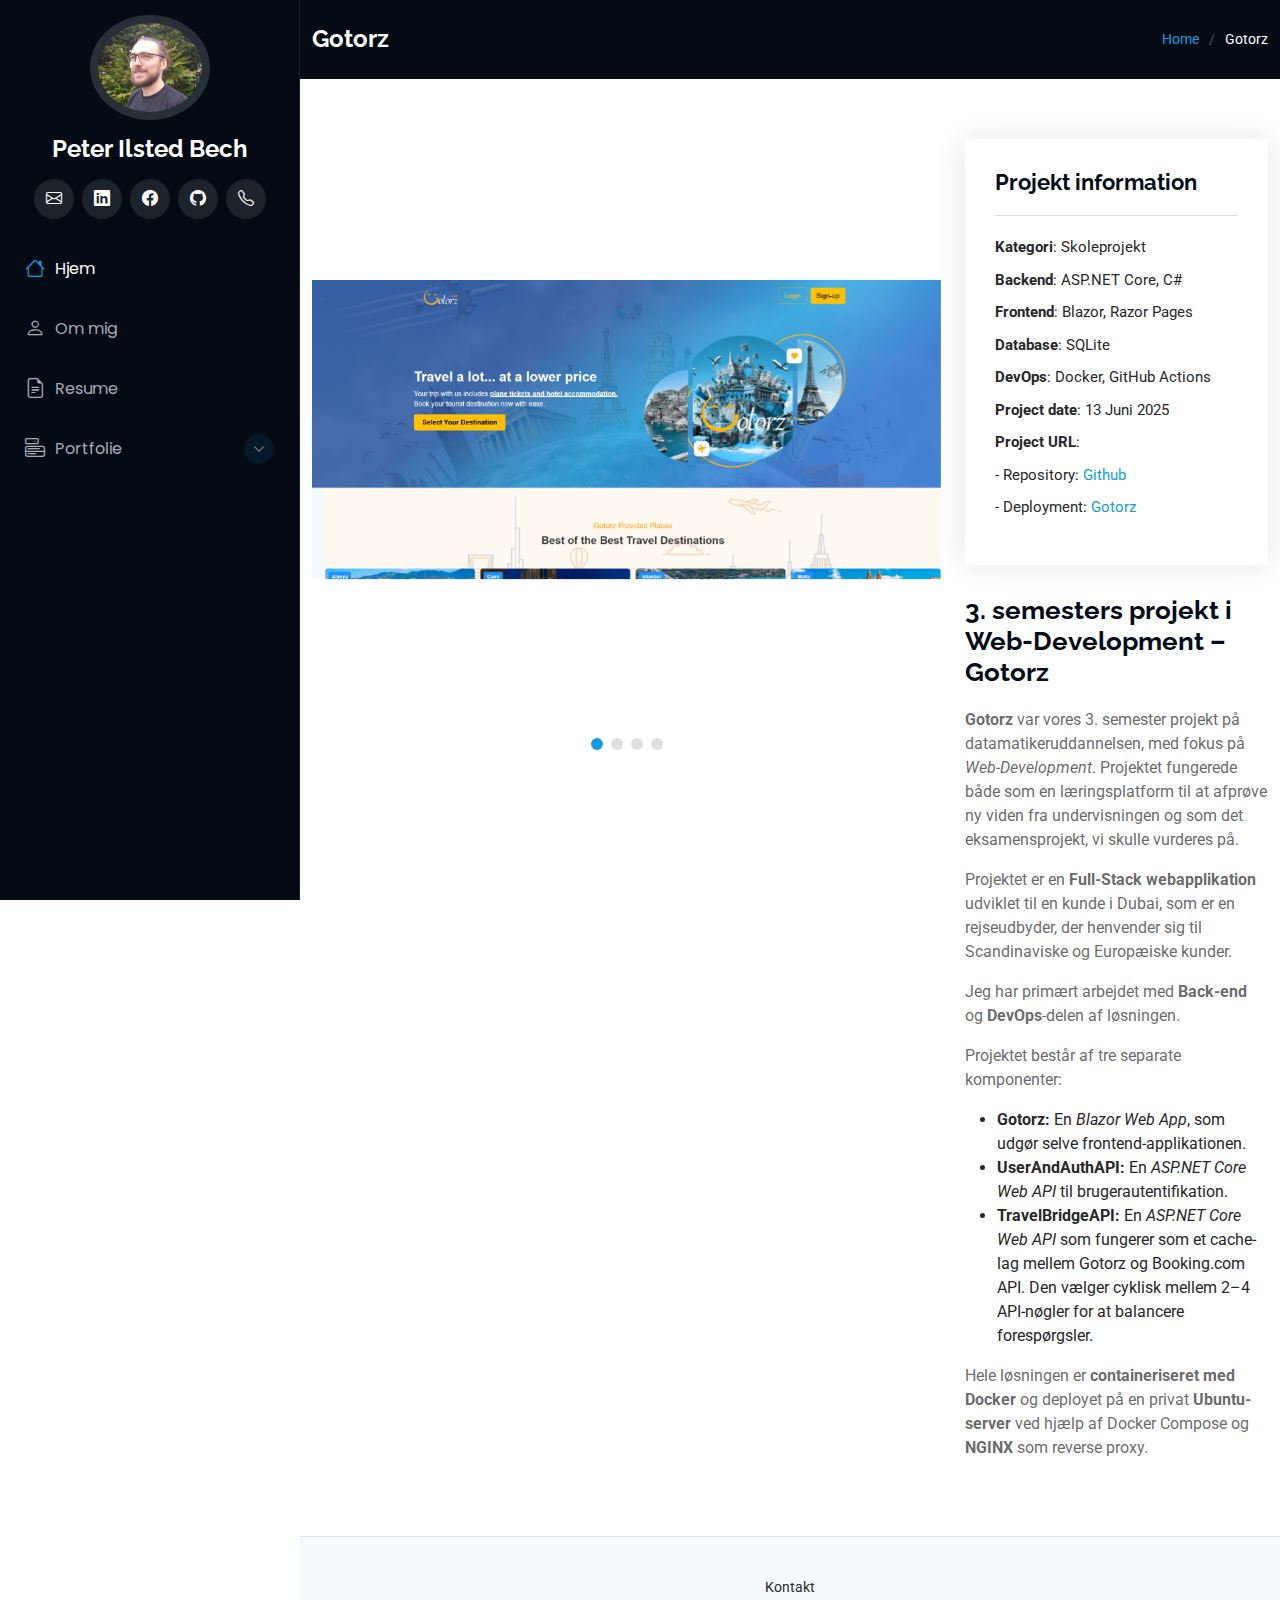
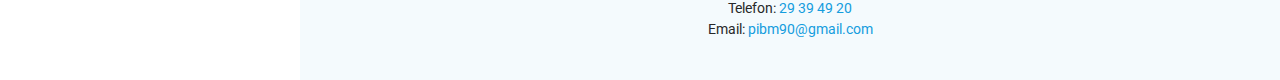
<file: CV hjemmeside/Gotorz.html>
<!DOCTYPE html>
<html lang="en">

<head>
  <meta charset="utf-8">
  <meta content="width=device-width, initial-scale=1.0" name="viewport">
  <title>Peter Bech: Gotorz Portfolie</title>
  <meta content="" name="description">
  <meta content="" name="keywords">

  <!-- Favicons -->
  <link href="assets/img/favicon.png" rel="icon">
  <link href="assets/img/apple-touch-icon.png" rel="apple-touch-icon">

  <!-- Fonts -->
  <link href="https://fonts.googleapis.com" rel="preconnect">
  <link href="https://fonts.gstatic.com" rel="preconnect" crossorigin>
  <link href="https://fonts.googleapis.com/css2?family=Roboto:ital,wght@0,100;0,300;0,400;0,500;0,700;0,900;1,100;1,300;1,400;1,500;1,700;1,900&family=Poppins:ital,wght@0,100;0,200;0,300;0,400;0,500;0,600;0,700;0,800;0,900;1,100;1,200;1,300;1,400;1,500;1,600;1,700;1,800;1,900&family=Raleway:ital,wght@0,100;0,200;0,300;0,400;0,500;0,600;0,700;0,800;0,900;1,100;1,200;1,300;1,400;1,500;1,600;1,700;1,800;1,900&display=swap" rel="stylesheet">

  <!-- Vendor CSS Files -->
  <link href="assets/vendor/bootstrap/css/bootstrap.min.css" rel="stylesheet">
  <link href="assets/vendor/bootstrap-icons/bootstrap-icons.css" rel="stylesheet">
  <link href="assets/vendor/aos/aos.css" rel="stylesheet">
  <link href="assets/vendor/glightbox/css/glightbox.min.css" rel="stylesheet">
  <link href="assets/vendor/swiper/swiper-bundle.min.css" rel="stylesheet">

  <!-- Main CSS File -->
  <link href="assets/css/main.css" rel="stylesheet">

</head>

<body class="portfolio-details-page">

  <body class="portfolio-details-page">

  <header id="header" class="header dark-background d-flex flex-column">
    <i class="header-toggle d-xl-none bi bi-list"></i>

    <div class="profile-img">
      <img src="assets/img/ProfilMig.jpg" alt="" class="img-fluid rounded-circle">
    </div>

    <a href="index.html" class="logo d-flex align-items-center justify-content-center"> 
      <h1 class="sitename">Peter Ilsted Bech</h1>
    </a>

    <div class="social-links text-center">
      <a href="mailto:pibm90@gmail.com" class="gmail" target="_blank" rel="noopener noreferrer">
        <i class="bi bi-envelope"></i>
      </a>
      <a href="https://www.linkedin.com/in/peter-ilsted-bech-17477175/" class="linkedin" target="_blank" rel="noopener noreferrer">
        <i class="bi bi-linkedin"></i>
      </a>
      <a href="https://www.facebook.com/peter.mortensen.33" class="facebook" target="_blank" rel="noopener noreferrer">
        <i class="bi bi-facebook"></i>
      </a>
      <a href="https://github.com/PeterBech" class="github" target="_blank" rel="noopener noreferrer">
        <i class="bi bi-github"></i>
      </a>
      <a href="tel:+4529394920" class="phone" target="_blank" rel="noopener noreferrer">
        <i class="bi bi-telephone"></i>
      </a>
    </div>

    <nav id="navmenu" class="navmenu">
      <ul>
        <li><a href="index.html#hero" class="active"><i class="bi bi-house navicon"></i>Hjem</a></li>
        <li><a href="index.html#about"><i class="bi bi-person navicon"></i> Om mig</a></li>
        <li><a href="index.html#resume"><i class="bi bi-file-earmark-text navicon"></i> Resume</a></li>
        <li class="dropdown"><a href="index.html#portfolio"><i class="bi bi-menu-button navicon"></i> <span>Portfolie</span> <i class="bi bi-chevron-down toggle-dropdown"></i></a>
          <ul>
            <li><a href="Gotorz.html"> Gotorz</a></li>
            <li><a href="ScoutsProgram.html">SpejderApplikation</a></li>
          </ul>
        </li> <!-- End of dropdown menu -->
        <!-- Dropdown menu for Speciale
        <li class="dropdown"><a href="#"><i class="bi bi-menu-button navicon"></i> <span>Speciale</span> <i class="bi bi-chevron-down toggle-dropdown"></i></a>
          <ul>
            <li class="dropdown"><a href="#"><span></span>Backend Architecture</span> <i class="bi bi-chevron-down toggle-dropdown"></i></a>
            <ul>
                <li><a href="#">Deep Dropdown 1</a></li>
                <li><a href="#">Deep Dropdown 2</a></li>
                <li><a href="#">Deep Dropdown 3</a></li>
                <li><a href="#">Deep Dropdown 4</a></li>
                <li><a href="#">Deep Dropdown 5</a></li>
              </ul>
            </li>
            <li class="dropdown"><a href="#"><span>CI/CD Pipelies</span> <i class="bi bi-chevron-down toggle-dropdown"></i></a>
              <ul>
                <li><a href="#">Deep Dropdown 1</a></li>
                <li><a href="#">Deep Dropdown 2</a></li>
                <li><a href="#">Deep Dropdown 3</a></li>
                <li><a href="#">Deep Dropdown 4</a></li>
                <li><a href="#">Deep Dropdown 5</a></li>
              </ul>
            </li>
            <li class="dropdown"><a href="#"><span>Database Design</span> <i class="bi bi-chevron-down toggle-dropdown"></i></a>
              <ul>
                <li><a href="#">Deep Dropdown 1</a></li>
                <li><a href="#">Deep Dropdown 2</a></li>
                <li><a href="#">Deep Dropdown 3</a></li>
                <li><a href="#">Deep Dropdown 4</a></li>
                <li><a href="#">Deep Dropdown 5</a></li>
              </ul>
            </li>
          </ul>
        </li> End of Dropdown menu for Speciale -->
      </ul>
    </nav>

  </header>

  <main class="main">

    <!-- Page Title -->
    <div class="page-title dark-background">
      <div class="container d-lg-flex justify-content-between align-items-center">
        <h1 class="mb-2 mb-lg-0">Gotorz</h1>
        <nav class="breadcrumbs">
          <ol>
            <li><a href="index.html">Home</a></li>
            <li class="current">Gotorz</li>
          </ol>
        </nav>
      </div>
    </div><!-- End Page Title -->

    <!-- Portfolio Details Section -->
    <section id="portfolio-details" class="portfolio-details section">

      <div class="container" data-aos="fade-up" data-aos-delay="100">

        <div class="row gy-4">

          <div class="col-lg-8">
            <div class="portfolio-details-slider swiper init-swiper">

              <script type="application/json" class="swiper-config">
                {
                  "loop": true,
                  "speed": 600,
                  "autoplay": {
                    "delay": 5000
                  },
                  "slidesPerView": "auto",
                  "pagination": {
                    "el": ".swiper-pagination",
                    "type": "bullets",
                    "clickable": true
                  }
                }
              </script>
              
              <div class="swiper-wrapper align-items-center">

                <div class="swiper-slide">
                  <img src="assets/img/portfolio/Gotorz/frontpage.png" alt="">
                </div>
                
                <div class="swiper-slide">
                  <img src="assets/img/portfolio/Gotorz/SearchDestination.png" alt="">
                </div>

                <div class="swiper-slide">
                  <img src="assets/img/portfolio/Gotorz/TravelPackage.png" alt="">
                </div>

                <div class="swiper-slide">
                  <img src="assets/img/portfolio/Gotorz/Deployment.png" alt="">
                </div>

              </div>
              <div class="swiper-pagination"></div>
            </div>
          </div>

          <div class="col-lg-4">
            <div class="portfolio-info" data-aos="fade-up" data-aos-delay="200">
              <h3>Projekt information</h3>
              <ul>
                <li><strong>Kategori</strong>: Skoleprojekt</li>
                <!--Tech stack detaljeret-->
                <li><strong>Backend</strong>: ASP.NET Core, C#</li>
                <li><strong>Frontend</strong>: Blazor, Razor Pages</li>
                <li><strong>Database</strong>: SQLite</li>
                <li><strong>DevOps</strong>: Docker, GitHub Actions</li>
                <!--Tech stack kort
                <li><strong>Teknologier</strong>: ASP.NET Core, Blazor, Razor Pages, C#, SQLite, Docker, GitHub Actions</li>-->
                <li><strong>Project date</strong>: 13 Juni 2025</li>
                <li><strong>Project URL</strong>:</li>
                <li> - Repository:
                    <a href="https://github.com/bodjernisschroder/FullGotorz">Github</a>
                </li>
                <li> - Deployment: 
                    <a href="https://gotorz.duckdns.org">Gotorz</a>
                </li>
              </ul>
            </div>
            <div class="portfolio-description" data-aos="fade-up" data-aos-delay="300">
              <h2>3. semesters projekt i Web-Development – Gotorz</h2>
              <p>
                <strong>Gotorz</strong> var vores 3. semester projekt på datamatikeruddannelsen, med fokus på <em>Web-Development</em>. Projektet fungerede både som en læringsplatform til at afprøve ny viden fra undervisningen og som det eksamensprojekt, vi skulle vurderes på.
              </p>
              <p>
                Projektet er en <strong>Full-Stack webapplikation</strong> udviklet til en kunde i Dubai, som er en rejseudbyder, der henvender sig til Scandinaviske og Europæiske kunder. 
              </p>
              <p>
                Jeg har primært arbejdet med <strong>Back-end</strong> og <strong>DevOps</strong>-delen af løsningen.
              </p>
              <p>
                Projektet består af tre separate komponenter:
              </p>
              <ul>
                <li><strong>Gotorz:</strong> En <em>Blazor Web App</em>, som udgør selve frontend-applikationen.</li>
                <li><strong>UserAndAuthAPI:</strong> En <em>ASP.NET Core Web API</em> til brugerautentifikation.</li>
                <li><strong>TravelBridgeAPI:</strong> En <em>ASP.NET Core Web API</em> som fungerer som et cache-lag mellem Gotorz og Booking.com API. Den vælger cyklisk mellem 2–4 API-nøgler for at balancere forespørgsler.</li>
              </ul>
              <p>
                Hele løsningen er <strong>containeriseret med Docker</strong> og deployet på en privat <strong>Ubuntu-server</strong> ved hjælp af Docker Compose og <strong>NGINX</strong> som reverse proxy.
              </p>
            </div>
          </div>

        </div>

      </div>

    </section><!-- /Portfolio Details Section -->

  </main>

  <footer id="footer" class="footer position-relative light-background">

    <div class="container">
      <div class="copyright text-center ">
        <p>Kontakt</p>
        <p>Telefon: <a href="tel:29394920">29 39 49 20</a></p>
        <p>Email: <a href="mailto:pibm90@gmail.com">pibm90@gmail.com</a></p>
      </div>
    </div>

  </footer>

  <!-- Scroll Top -->
  <a href="#" id="scroll-top" class="scroll-top d-flex align-items-center justify-content-center"><i class="bi bi-arrow-up-short"></i></a>

  <!-- Preloader -->
  <div id="preloader"></div>

  <!-- Vendor JS Files -->
  <script src="assets/vendor/bootstrap/js/bootstrap.bundle.min.js"></script>
  <script src="assets/vendor/php-email-form/validate.js"></script>
  <script src="assets/vendor/aos/aos.js"></script>
  <script src="assets/vendor/typed.js/typed.umd.js"></script>
  <script src="assets/vendor/purecounter/purecounter_vanilla.js"></script>
  <script src="assets/vendor/waypoints/noframework.waypoints.js"></script>
  <script src="assets/vendor/glightbox/js/glightbox.min.js"></script>
  <script src="assets/vendor/imagesloaded/imagesloaded.pkgd.min.js"></script>
  <script src="assets/vendor/isotope-layout/isotope.pkgd.min.js"></script>
  <script src="assets/vendor/swiper/swiper-bundle.min.js"></script>

  <!-- Main JS File -->
  <script src="assets/js/main.js"></script>

</body>

</html>
</file>
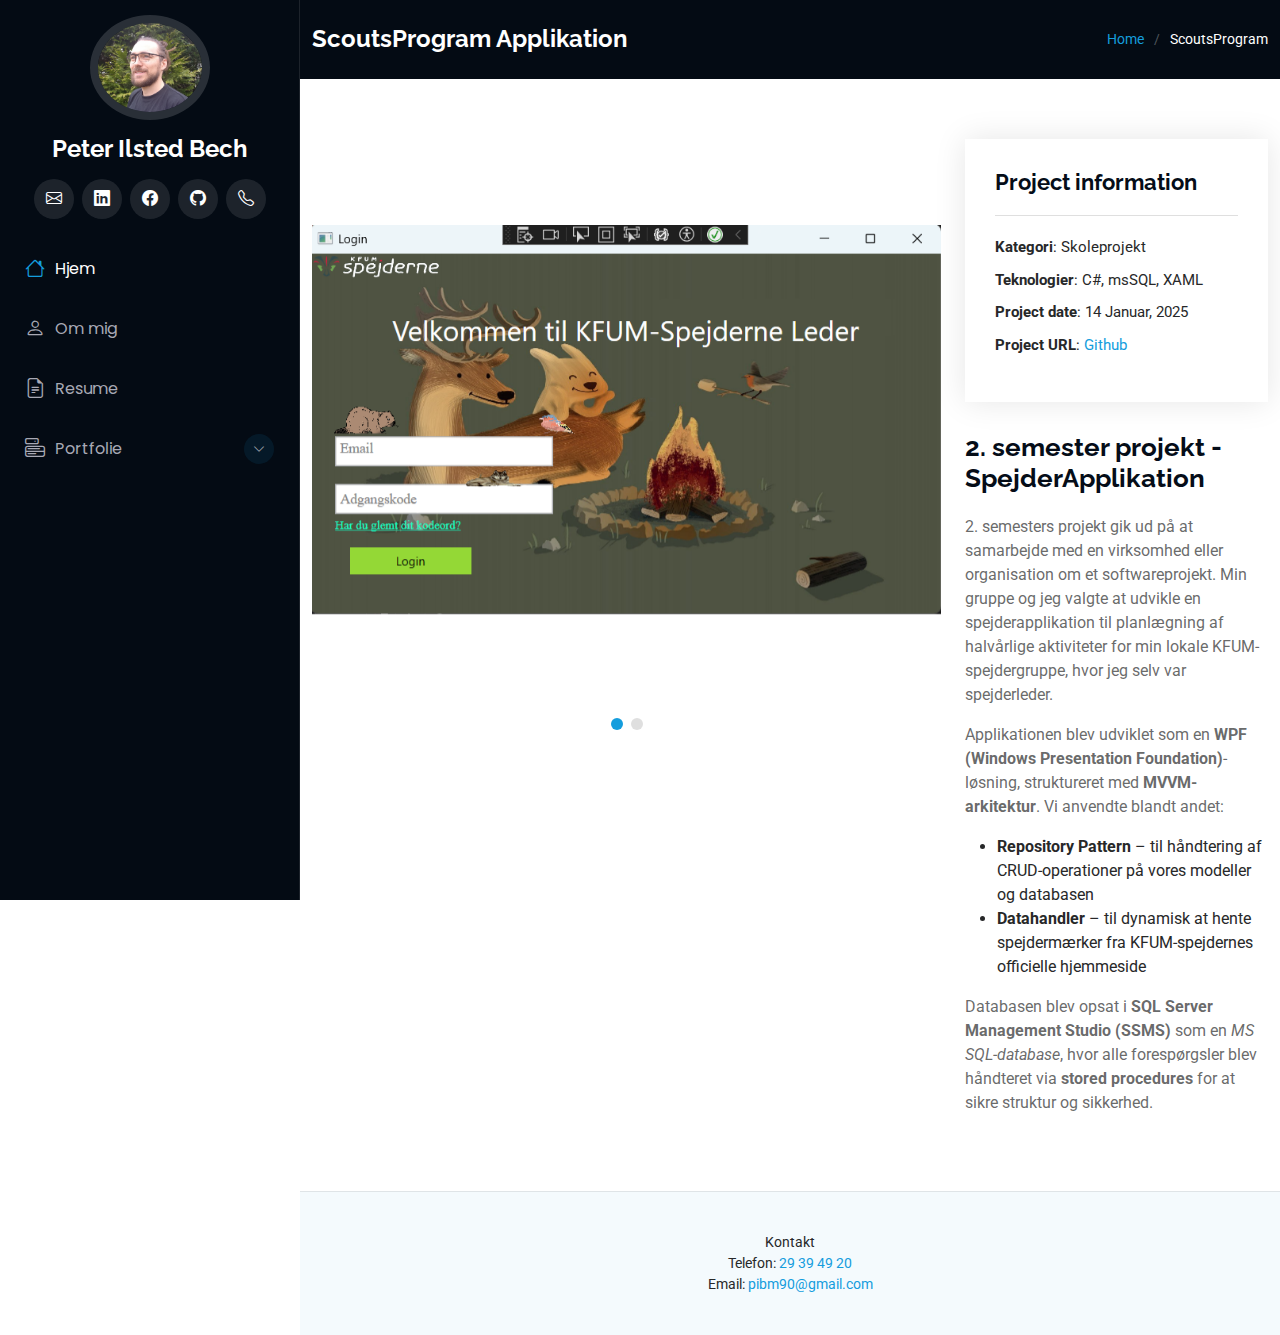
<file: CV hjemmeside/ScoutsProgram.html>
<!DOCTYPE html>
<html lang="en">

<head>
  <meta charset="utf-8">
  <meta content="width=device-width, initial-scale=1.0" name="viewport">
  <title>Peter Bech: SpejderApplikation Portfolie</title>
  <meta content="" name="description">
  <meta content="" name="keywords">

  <!-- Favicons -->
  <link href="assets/img/favicon.png" rel="icon">
  <link href="assets/img/apple-touch-icon.png" rel="apple-touch-icon">
  


  <!-- Fonts -->
  <link href="https://fonts.googleapis.com" rel="preconnect">
  <link href="https://fonts.gstatic.com" rel="preconnect" crossorigin>
  <link href="https://fonts.googleapis.com/css2?family=Roboto:ital,wght@0,100;0,300;0,400;0,500;0,700;0,900;1,100;1,300;1,400;1,500;1,700;1,900&family=Poppins:ital,wght@0,100;0,200;0,300;0,400;0,500;0,600;0,700;0,800;0,900;1,100;1,200;1,300;1,400;1,500;1,600;1,700;1,800;1,900&family=Raleway:ital,wght@0,100;0,200;0,300;0,400;0,500;0,600;0,700;0,800;0,900;1,100;1,200;1,300;1,400;1,500;1,600;1,700;1,800;1,900&display=swap" rel="stylesheet">

  <!-- Vendor CSS Files -->
  <link href="assets/vendor/bootstrap/css/bootstrap.min.css" rel="stylesheet">
  <link href="assets/vendor/bootstrap-icons/bootstrap-icons.css" rel="stylesheet">
  <link href="assets/vendor/aos/aos.css" rel="stylesheet">
  <link href="assets/vendor/glightbox/css/glightbox.min.css" rel="stylesheet">
  <link href="assets/vendor/swiper/swiper-bundle.min.css" rel="stylesheet">

  <!-- Main CSS File -->
  <link href="assets/css/main.css" rel="stylesheet">

  
</head>

<body class="portfolio-details-page">

  <header id="header" class="header dark-background d-flex flex-column">
    <i class="header-toggle d-xl-none bi bi-list"></i>

    <div class="profile-img">
      <img src="assets/img/ProfilMig.jpg" alt="" class="img-fluid rounded-circle">
    </div>

    <a href="index.html" class="logo d-flex align-items-center justify-content-center"> 
      <h1 class="sitename">Peter Ilsted Bech</h1>
    </a>

    <div class="social-links text-center">
      <a href="mailto:pibm90@gmail.com" class="gmail" target="_blank" rel="noopener noreferrer">
        <i class="bi bi-envelope"></i>
      </a>
      <a href="https://www.linkedin.com/in/peter-ilsted-bech-17477175/" class="linkedin" target="_blank" rel="noopener noreferrer">
        <i class="bi bi-linkedin"></i>
      </a>
      <a href="https://www.facebook.com/peter.mortensen.33" class="facebook" target="_blank" rel="noopener noreferrer">
        <i class="bi bi-facebook"></i>
      </a>
      <a href="https://github.com/PeterBech" class="github" target="_blank" rel="noopener noreferrer">
        <i class="bi bi-github"></i>
      </a>
      <a href="tel:+4529394920" class="phone" target="_blank" rel="noopener noreferrer">
        <i class="bi bi-telephone"></i>
      </a>
    </div>

    <nav id="navmenu" class="navmenu">
      <ul>
        <li><a href="index.html#hero" class="active"><i class="bi bi-house navicon"></i>Hjem</a></li>
        <li><a href="index.html#about"><i class="bi bi-person navicon"></i> Om mig</a></li>
        <li><a href="index.html#resume"><i class="bi bi-file-earmark-text navicon"></i> Resume</a></li>
        <li class="dropdown"><a href="index.html"><i class="bi bi-menu-button navicon"></i> <span>Portfolie</span> <i class="bi bi-chevron-down toggle-dropdown"></i></a>
          <ul>
            <li><a href="Gotorz.html"> Gotorz</a></li>
            <li><a href="ScoutsProgram.html">SpejderApplikation</a></li>
          </ul>
        </li> <!-- End of dropdown menu -->
        <!-- Dropdown menu for Speciale
        <li class="dropdown"><a href="#"><i class="bi bi-menu-button navicon"></i> <span>Speciale</span> <i class="bi bi-chevron-down toggle-dropdown"></i></a>
          <ul>
            <li class="dropdown"><a href="#"><span></span>Backend Architecture</span> <i class="bi bi-chevron-down toggle-dropdown"></i></a>
            <ul>
                <li><a href="#">Deep Dropdown 1</a></li>
                <li><a href="#">Deep Dropdown 2</a></li>
                <li><a href="#">Deep Dropdown 3</a></li>
                <li><a href="#">Deep Dropdown 4</a></li>
                <li><a href="#">Deep Dropdown 5</a></li>
              </ul>
            </li>
            <li class="dropdown"><a href="#"><span>CI/CD Pipelies</span> <i class="bi bi-chevron-down toggle-dropdown"></i></a>
              <ul>
                <li><a href="#">Deep Dropdown 1</a></li>
                <li><a href="#">Deep Dropdown 2</a></li>
                <li><a href="#">Deep Dropdown 3</a></li>
                <li><a href="#">Deep Dropdown 4</a></li>
                <li><a href="#">Deep Dropdown 5</a></li>
              </ul>
            </li>
            <li class="dropdown"><a href="#"><span>Database Design</span> <i class="bi bi-chevron-down toggle-dropdown"></i></a>
              <ul>
                <li><a href="#">Deep Dropdown 1</a></li>
                <li><a href="#">Deep Dropdown 2</a></li>
                <li><a href="#">Deep Dropdown 3</a></li>
                <li><a href="#">Deep Dropdown 4</a></li>
                <li><a href="#">Deep Dropdown 5</a></li>
              </ul>
            </li>
          </ul>
        </li> End Dropdown menu for Speciale -->
      </ul>
    </nav>

  </header>

  <main class="main">

    <!-- Page Title -->
    <div class="page-title dark-background">
      <div class="container d-lg-flex justify-content-between align-items-center">
        <h1 class="mb-2 mb-lg-0">ScoutsProgram Applikation</h1>
        <nav class="breadcrumbs">
          <ol>
            <li><a href="index.html">Home</a></li>
            <li class="current">ScoutsProgram</li>
          </ol>
        </nav>
      </div>
    </div><!-- End Page Title -->

    <!-- Portfolio Details Section -->
    <section id="portfolio-details" class="portfolio-details section">

      <div class="container" data-aos="fade-up" data-aos-delay="100">

        <div class="row gy-4">

          <div class="col-lg-8">
            <div class="portfolio-details-slider swiper init-swiper">

              <script type="application/json" class="swiper-config">
                {
                  "loop": true,
                  "speed": 600,
                  "autoplay": {
                    "delay": 5000
                  },
                  "slidesPerView": "auto",
                  "pagination": {
                    "el": ".swiper-pagination",
                    "type": "bullets",
                    "clickable": true
                  }
                }
              </script>

              <div class="swiper-wrapper align-items-center">

                <div class="swiper-slide">
                  <img src="assets/img/portfolio/ScoutsApplication/LoginScreen.png" alt="">
                </div>

                <div class="swiper-slide">
                  <img src="assets/img/portfolio/ScoutsApplication/ScoutsProgramView.png" alt="">
                </div>


              </div>
              <div class="swiper-pagination"></div>
            </div>
          </div>

          <div class="col-lg-4">
            <div class="portfolio-info" data-aos="fade-up" data-aos-delay="200">
              <h3>Project information</h3>
              <ul>
                <li><strong>Kategori</strong>: Skoleprojekt</li>
                <li><strong>Teknologier</strong>: C#, msSQL, XAML</li>
                <li><strong>Project date</strong>: 14 Januar, 2025</li>
                <li><strong>Project URL</strong>: <a href="https://github.com/Team13-UCL/SpejderApplikation">Github</a></li>
              </ul>
            </div>
            <div class="portfolio-description" data-aos="fade-up" data-aos-delay="300">
              <h2>2. semester projekt - SpejderApplikation</h2>
              <p>
                2. semesters projekt gik ud på at samarbejde med en virksomhed eller organisation om et softwareprojekt.
                Min gruppe og jeg valgte at udvikle en spejderapplikation til planlægning af halvårlige aktiviteter
                for min lokale KFUM-spejdergruppe, hvor jeg selv var spejderleder.
              </p>

              <p>
                Applikationen blev udviklet som en <strong>WPF (Windows Presentation Foundation)</strong>-løsning,
                struktureret med <strong>MVVM-arkitektur</strong>. Vi anvendte blandt andet:
              </p>

              <ul>
                <li><strong>Repository Pattern</strong> – til håndtering af CRUD-operationer på vores modeller og databasen</li>
                <li><strong>Datahandler</strong> – til dynamisk at hente spejdermærker fra KFUM-spejdernes officielle hjemmeside</li>
              </ul>

              <p>
                Databasen blev opsat i <strong>SQL Server Management Studio (SSMS)</strong> som en <em>MS SQL-database</em>,
                hvor alle forespørgsler blev håndteret via <strong>stored procedures</strong> for at sikre struktur og sikkerhed.
              </p>
            </div>
          </div>

        </div>

      </div>

    </section><!-- /Portfolio Details Section -->

  </main>

  <footer id="footer" class="footer position-relative light-background">

    <div class="container">
      <div class="copyright text-center ">
        <p>Kontakt</p>
        <p>Telefon: <a href="tel:29394920">29 39 49 20</a></p>
        <p>Email: <a href="mailto:pibm90@gmail.com">pibm90@gmail.com</a></p>
      </div>
    </div>

  </footer>

  <!-- Scroll Top -->
  <a href="#" id="scroll-top" class="scroll-top d-flex align-items-center justify-content-center"><i class="bi bi-arrow-up-short"></i></a>

  <!-- Preloader -->
  <div id="preloader"></div>

  <!-- Vendor JS Files -->
  <script src="assets/vendor/bootstrap/js/bootstrap.bundle.min.js"></script>
  <script src="assets/vendor/php-email-form/validate.js"></script>
  <script src="assets/vendor/aos/aos.js"></script>
  <script src="assets/vendor/typed.js/typed.umd.js"></script>
  <script src="assets/vendor/purecounter/purecounter_vanilla.js"></script>
  <script src="assets/vendor/waypoints/noframework.waypoints.js"></script>
  <script src="assets/vendor/glightbox/js/glightbox.min.js"></script>
  <script src="assets/vendor/imagesloaded/imagesloaded.pkgd.min.js"></script>
  <script src="assets/vendor/isotope-layout/isotope.pkgd.min.js"></script>
  <script src="assets/vendor/swiper/swiper-bundle.min.js"></script>

  <!-- Main JS File -->
  <script src="assets/js/main.js"></script>

</body>

</html>
</file>
<file: CV hjemmeside/assets/css/main.css>
/*--------------------------------------------------------------
# Font & Color Variables
# Help: https://bootstrapmade.com/color-system/
--------------------------------------------------------------*/
/* Fonts */
:root {
  --default-font: "Roboto",  system-ui, -apple-system, "Segoe UI", Roboto, "Helvetica Neue", Arial, "Noto Sans", "Liberation Sans", sans-serif, "Apple Color Emoji", "Segoe UI Emoji", "Segoe UI Symbol", "Noto Color Emoji";
  --heading-font: "Raleway",  sans-serif;
  --nav-font: "Poppins",  sans-serif;
}

/* Global Colors - The following color variables are used throughout the website. Updating them here will change the color scheme of the entire website */
:root { 
  --background-color: #ffffff; /* Background color for the entire website, including individual sections */
  --default-color: #272829; /* Default color used for the majority of the text content across the entire website */
  --heading-color: #050d18; /* Color for headings, subheadings and title throughout the website */
  --accent-color: #149ddd; /* Accent color that represents your brand on the website. It's used for buttons, links, and other elements that need to stand out */
  --surface-color: #ffffff; /* The surface color is used as a background of boxed elements within sections, such as cards, icon boxes, or other elements that require a visual separation from the global background. */
  --contrast-color: #ffffff; /* Contrast color for text, ensuring readability against backgrounds of accent, heading, or default colors. */
}

/* Nav Menu Colors - The following color variables are used specifically for the navigation menu. They are separate from the global colors to allow for more customization options */
:root {
  --nav-color: #a8a9b4;  /* The default color of the main navmenu links */
  --nav-hover-color: #ffffff; /* Applied to main navmenu links when they are hovered over or active */
  --nav-mobile-background-color: #040b14; /* Used as the background color for mobile navigation menu */
  --nav-dropdown-background-color: #040b14; /* Used as the background color for dropdown items that appear when hovering over primary navigation items */
  --nav-dropdown-color: #a8a9b4; /* Used for navigation links of the dropdown items in the navigation menu. */
  --nav-dropdown-hover-color: #ffffff; /* Similar to --nav-hover-color, this color is applied to dropdown navigation links when they are hovered over. */
}

/* Color Presets - These classes override global colors when applied to any section or element, providing reuse of the sam color scheme. */

.light-background {
  --background-color: #f4fafd;
  --surface-color: #ffffff;
}

.dark-background {
  --background-color: #040b14;
  --default-color: #ffffff;
  --heading-color: #ffffff;
  --surface-color: #151f2b;
  --contrast-color: #ffffff;
}

/* Smooth scroll */
:root {
  scroll-behavior: smooth;
}

/*--------------------------------------------------------------
# General Styling & Shared Classes
--------------------------------------------------------------*/
body {
  color: var(--default-color);
  background-color: var(--background-color);
  font-family: var(--default-font);
}

a {
  color: var(--accent-color);
  text-decoration: none;
  transition: 0.3s;
}

a:hover {
  color: color-mix(in srgb, var(--accent-color), transparent 25%);
  text-decoration: none;
}

h1,
h2,
h3,
h4,
h5,
h6 {
  color: var(--heading-color);
  font-family: var(--heading-font);
}

/* PHP Email Form Messages
------------------------------*/
.php-email-form .error-message {
  display: none;
  background: #df1529;
  color: #ffffff;
  text-align: left;
  padding: 15px;
  margin-bottom: 24px;
  font-weight: 600;
}

.php-email-form .sent-message {
  display: none;
  color: #ffffff;
  background: #059652;
  text-align: center;
  padding: 15px;
  margin-bottom: 24px;
  font-weight: 600;
}

.php-email-form .loading {
  display: none;
  background: var(--surface-color);
  text-align: center;
  padding: 15px;
  margin-bottom: 24px;
}

.php-email-form .loading:before {
  content: "";
  display: inline-block;
  border-radius: 50%;
  width: 24px;
  height: 24px;
  margin: 0 10px -6px 0;
  border: 3px solid var(--accent-color);
  border-top-color: var(--surface-color);
  animation: php-email-form-loading 1s linear infinite;
}

@keyframes php-email-form-loading {
  0% {
    transform: rotate(0deg);
  }

  100% {
    transform: rotate(360deg);
  }
}

/*--------------------------------------------------------------
# Global Header
--------------------------------------------------------------*/
.header {
  color: var(--default-color);
  background-color: var(--background-color);
  position: fixed;
  top: 0;
  left: 0;
  bottom: 0;
  padding: 0 15px;
  width: 300px;
  transition: all ease-in-out 0.3s;
  overflow-y: auto;
  z-index: 997;
  border-right: 1px solid color-mix(in srgb, var(--default-color), transparent 90%);
}

.header .profile-img img {
  margin: 15px auto;
  display: block;
  width: 120px;
  border: 8px solid color-mix(in srgb, var(--default-color), transparent 85%);
}

.header .logo {
  line-height: 1;
  margin-bottom: 15px;
}

.header .logo img {
  max-height: 32px;
  margin-right: 8px;
}

.header .logo h1 {
  font-size: 24px;
  margin: 0;
  font-weight: 700;
  color: var(--heading-color);
}

.header .social-links {
  margin: 0 0 20px 0;
}

.header .social-links a {
  font-size: 16px;
  display: inline-flex;
  align-items: center;
  justify-content: center;
  background: color-mix(in srgb, var(--default-color), transparent 90%);
  color: var(--default-color);
  margin: 0 2px;
  border-radius: 50%;
  text-align: center;
  width: 40px;
  height: 40px;
  transition: 0.3s;
}

.header .social-links a:hover {
  color: var(--contrast-color);
  background: var(--accent-color);
}

@media (min-width: 1200px) {

  .header~main,
  .header~#footer {
    margin-left: 300px;
  }
}

@media (max-width: 1199px) {
  .header {
    left: -100%;
  }
}

.header.header-show {
  left: 0;
}

.header .header-toggle {
  color: var(--contrast-color);
  background-color: var(--accent-color);
  font-size: 22px;
  display: flex;
  align-items: center;
  justify-content: center;
  width: 40px;
  height: 40px;
  border-radius: 50%;
  cursor: pointer;
  position: fixed;
  top: 15px;
  right: 15px;
  z-index: 9999;
  transition: background-color 0.3s;
}

.header .header-toggle:hover {
  color: var(--contrast-color);
  background-color: color-mix(in srgb, var(--accent-color) 90%, white 15%);
}

/*--------------------------------------------------------------
# Navigation Menu
--------------------------------------------------------------*/
.mobile-nav-toggle {
  display: none;
}

.navmenu {
  padding: 0;
  z-index: 9997;
}

.navmenu ul {
  list-style: none;
  padding: 0 0 20px 0;
  margin: 0;
}

.navmenu a,
.navmenu a:focus {
  color: var(--nav-color);
  padding: 15px 10px;
  font-family: var(--nav-font);
  font-size: 16px;
  font-weight: 400;
  display: flex;
  align-items: center;
  white-space: nowrap;
  transition: 0.3s;
  width: 100%;
}

.navmenu a .navicon,
.navmenu a:focus .navicon {
  font-size: 20px;
  margin-right: 10px;
}

.navmenu a .toggle-dropdown,
.navmenu a:focus .toggle-dropdown {
  font-size: 12px;
  line-height: 0;
  margin-left: auto;
  width: 30px;
  height: 30px;
  display: flex;
  align-items: center;
  justify-content: center;
  border-radius: 50%;
  transition: 0.3s;
  flex-shrink: 0;
  background-color: color-mix(in srgb, var(--accent-color), transparent 90%);
}

.navmenu a .toggle-dropdown:hover,
.navmenu a:focus .toggle-dropdown:hover {
  background-color: var(--accent-color);
  color: var(--contrast-color);
}

.navmenu a:hover,
.navmenu .active,
.navmenu .active:focus {
  color: var(--nav-hover-color);
}

.navmenu a:hover .navicon,
.navmenu .active .navicon,
.navmenu .active:focus .navicon {
  color: var(--accent-color);
}

.navmenu .active .toggle-dropdown,
.navmenu .active:focus .toggle-dropdown {
  background-color: var(--accent-color);
  color: var(--contrast-color);
  transform: rotate(180deg);
}

.navmenu .dropdown {
  display: block;
}

.navmenu .dropdown a,
.navmenu .dropdown a:focus {
  color: --nav-dropdown-color;
}

.navmenu .dropdown a:hover,
.navmenu .dropdown .active,
.navmenu .dropdown .active:focus {
  color: var(--nav-dropdown-hover-color);
}

.navmenu .dropdown ul {
  position: static;
  display: none;
  z-index: 99;
  padding: 5px 10px;
  margin: 5px 10px;
  background-color: var(--nav-dropdown-background-color);
  border: 1px solid color-mix(in srgb, var(--default-color), transparent 90%);
  box-shadow: none;
  transition: all 0.5s ease-in-out;
}

.navmenu .dropdown ul ul {
  background-color: rgba(33, 37, 41, 0.1);
}

.navmenu .dropdown>.dropdown-active {
  display: block;
  background-color: rgba(33, 37, 41, 0.03);
}

/*--------------------------------------------------------------
# Global Footer
--------------------------------------------------------------*/
.footer {
  color: var(--default-color);
  background-color: var(--background-color);
  font-size: 14px;
  padding: 40px 0;
  position: relative;
  border-top: 1px solid color-mix(in srgb, var(--default-color), transparent 90%);
}

.footer .copyright p {
  margin-bottom: 0;
}

.footer .credits {
  margin-top: 4px;
  font-size: 13px;
  text-align: center;
}

/*--------------------------------------------------------------
# Preloader
--------------------------------------------------------------*/
#preloader {
  position: fixed;
  inset: 0;
  z-index: 999999;
  overflow: hidden;
  background: var(--background-color);
  transition: all 0.6s ease-out;
}

#preloader:before {
  content: "";
  position: fixed;
  top: calc(50% - 30px);
  left: calc(50% - 30px);
  border: 6px solid #ffffff;
  border-color: var(--accent-color) transparent var(--accent-color) transparent;
  border-radius: 50%;
  width: 60px;
  height: 60px;
  animation: animate-preloader 1.5s linear infinite;
}

@keyframes animate-preloader {
  0% {
    transform: rotate(0deg);
  }

  100% {
    transform: rotate(360deg);
  }
}

/*--------------------------------------------------------------
# Scroll Top Button
--------------------------------------------------------------*/
.scroll-top {
  position: fixed;
  visibility: hidden;
  opacity: 0;
  right: 15px;
  bottom: -15px;
  z-index: 99999;
  background-color: var(--accent-color);
  width: 44px;
  height: 44px;
  border-radius: 50px;
  transition: all 0.4s;
}

.scroll-top i {
  font-size: 24px;
  color: var(--contrast-color);
  line-height: 0;
}

.scroll-top:hover {
  background-color: color-mix(in srgb, var(--accent-color), transparent 20%);
  color: var(--contrast-color);
}

.scroll-top.active {
  visibility: visible;
  opacity: 1;
  bottom: 15px;
}

/*--------------------------------------------------------------
# Disable aos animation delay on mobile devices
--------------------------------------------------------------*/
@media screen and (max-width: 768px) {
  [data-aos-delay] {
    transition-delay: 0 !important;
  }
}

/*--------------------------------------------------------------
# Global Page Titles & Breadcrumbs
--------------------------------------------------------------*/
.page-title {
  color: var(--default-color);
  background-color: var(--background-color);
  padding: 25px 0;
  position: relative;
}

.page-title h1 {
  font-size: 24px;
  font-weight: 700;
}

.page-title .breadcrumbs ol {
  display: flex;
  flex-wrap: wrap;
  list-style: none;
  padding: 0;
  margin: 0;
  font-size: 14px;
  font-weight: 400;
}

.page-title .breadcrumbs ol li+li {
  padding-left: 10px;
}

.page-title .breadcrumbs ol li+li::before {
  content: "/";
  display: inline-block;
  padding-right: 10px;
  color: color-mix(in srgb, var(--default-color), transparent 70%);
}

/*--------------------------------------------------------------
# Global Sections
--------------------------------------------------------------*/
section,
.section {
  color: var(--default-color);
  background-color: var(--background-color);
  padding: 60px 0;
  overflow: clip;
}

/*--------------------------------------------------------------
# Global Section Titles
--------------------------------------------------------------*/
.section-title {
  padding-bottom: 60px;
  position: relative;
}

.section-title h2 {
  font-size: 32px;
  font-weight: 700;
  margin-bottom: 20px;
  padding-bottom: 20px;
  position: relative;
}

.section-title h2:after {
  content: "";
  position: absolute;
  display: block;
  width: 50px;
  height: 3px;
  background: var(--accent-color);
  left: 0;
  bottom: 0;
}

.section-title p {
  margin-bottom: 0;
}

/*--------------------------------------------------------------
# Hero Section
--------------------------------------------------------------*/
.hero {
  width: 100%;
  min-height: 100vh;
  position: relative;
  padding: 80px 0;
  display: flex;
  align-items: center;
  justify-content: center;
  
}
.hero img{
  position: absolute;
  inset: 0;
  display: block;
  width: 100%;
  height: 100%;
  object-fit: cover;
  z-index: 1;
}

.hero:before {
  content: "";
  background: color-mix(in srgb, var(--background-color), transparent 70%);
  position: absolute;
  inset: 0;
  z-index: 2;
}

.hero .container {
  position: relative;
  z-index: 3;
}

.hero h2 {
  margin: 0;
  font-size: 64px;
  font-weight: 700;
}

.hero p {
  margin: 5px 0 0 0;
  font-size: 26px;
}

.hero p span {
  letter-spacing: 1px;
  border-bottom: 2px solid var(--accent-color);
}

.hero .social-links {
  margin-top: 25px;
}

.hero .social-links a {
  font-size: 24px;
  display: inline-block;
  color: color-mix(in srgb, var(--default-color), transparent 50%);
  line-height: 1;
  margin-right: 20px;
  transition: 0.3s;
}

.hero .social-links a:hover {
  color: var(--accent-color);
}

@media (max-width: 768px) {
  .hero h2 {
    font-size: 32px;
  }

  .hero p {
    font-size: 20px;
  }
}

/*--------------------------------------------------------------
# About Section
--------------------------------------------------------------*/
.about .content h2 {
  font-weight: 700;
  font-size: 24px;
}

.about .content ul {
  list-style: none;
  padding: 0;
}

.about .content ul li {
  margin-bottom: 20px;
  display: flex;
  align-items: center;
}

.about .content ul strong {
  margin-right: 10px;
}

.about .content ul i {
  font-size: 16px;
  margin-right: 5px;
  color: var(--accent-color);
  line-height: 0;
}

/*--------------------------------------------------------------
# Stats Section
--------------------------------------------------------------*/
.stats .stats-item {
  padding: 30px;
  width: 100%;
}

.stats .stats-item i {
  color: var(--accent-color);
  display: block;
  font-size: 44px;
  float: left;
  line-height: 0;
}

.stats .stats-item .purecounter {
  color: var(--heading-color);
  font-size: 48px;
  line-height: 40px;
  display: block;
  font-weight: 700;
  margin-left: 60px;
}

.stats .stats-item p {
  color: color-mix(in srgb, var(--default-color), transparent 40%);
  padding: 15px 0 0 0;
  margin: 0 0 0 60px;
  font-family: var(--heading-font);
  font-size: 14px;
}

/*--------------------------------------------------------------
# Skills Section
--------------------------------------------------------------*/
.skills .progress {
  height: 60px;
  display: block;
  background: none;
  border-radius: 0;
}

.skills .progress .skill {
  color: var(--heading-color);
  padding: 0;
  margin: 0 0 6px 0;
  text-transform: uppercase;
  display: block;
  font-weight: 600;
  font-family: var(--heading-font);
}

.skills .progress .skill .val {
  float: right;
  font-style: normal;
}

.skills .progress-bar-wrap {
  background: color-mix(in srgb, var(--default-color), transparent 90%);
  height: 10px;
}

.skills .progress-bar {
  width: 1px;
  height: 10px;
  transition: 0.9s;
  background-color: var(--accent-color);
}

/*--------------------------------------------------------------
# Resume Section
--------------------------------------------------------------*/
.resume .resume-title {
  color: var(--heading-color);
  font-size: 26px;
  font-weight: 700;
  margin-top: 20px;
  margin-bottom: 20px;
}

.resume .resume-item {
  padding: 0 0 20px 20px;
  margin-top: -2px;
  border-left: 2px solid var(--accent-color);
  position: relative;
}

.resume .resume-item h4 {
  line-height: 18px;
  font-size: 18px;
  font-weight: 600;
  text-transform: uppercase;
  color: color-mix(in srgb, var(--default-color), transparent 20%);
  margin-bottom: 10px;
}

.resume .resume-item h5 {
  font-size: 16px;
  padding: 5px 15px;
  display: inline-block;
  font-weight: 600;
  margin-bottom: 10px;
}

.resume .resume-item ul {
  padding-left: 20px;
}

.resume .resume-item ul li {
  padding-bottom: 10px;
}

.resume .resume-item:last-child {
  padding-bottom: 0;
}

.resume .resume-item::before {
  content: "";
  position: absolute;
  width: 16px;
  height: 16px;
  border-radius: 50px;
  left: -9px;
  top: 0;
  background: var(--background-color);
  border: 2px solid var(--accent-color);
}

/*--------------------------------------------------------------
# Portfolio Section
--------------------------------------------------------------*/
.portfolio .portfolio-filters {
  padding: 0;
  margin: 0 auto 20px auto;
  list-style: none;
  text-align: center;
}

.portfolio .portfolio-filters li {
  cursor: pointer;
  display: inline-block;
  padding: 0;
  font-size: 14px;
  font-weight: 400;
  margin: 0 10px;
  line-height: 1;
  text-transform: uppercase;
  margin-bottom: 10px;
  transition: all 0.3s ease-in-out;
}

.portfolio .portfolio-filters li:hover,
.portfolio .portfolio-filters li.filter-active {
  color: var(--accent-color);
}

.portfolio .portfolio-filters li:first-child {
  margin-left: 0;
}

.portfolio .portfolio-filters li:last-child {
  margin-right: 0;
}

@media (max-width: 575px) {
  .portfolio .portfolio-filters li {
    font-size: 14px;
    margin: 0 5px;
  }
}

.portfolio .portfolio-content {
  position: relative;
  overflow: hidden;
}

.portfolio .portfolio-content img {
  transition: 0.3s;
}

.portfolio .portfolio-content .portfolio-info {
  opacity: 0;
  position: absolute;
  inset: 0;
  z-index: 3;
  transition: all ease-in-out 0.3s;
  background: rgba(0, 0, 0, 0.6);
  padding: 15px;
}

.portfolio .portfolio-content .portfolio-info h4 {
  font-size: 14px;
  padding: 5px 10px;
  font-weight: 400;
  color: #ffffff;
  display: inline-block;
  background-color: var(--accent-color);
}

.portfolio .portfolio-content .portfolio-info p {
  position: absolute;
  bottom: 10px;
  text-align: center;
  display: inline-block;
  left: 0;
  right: 0;
  font-size: 16px;
  font-weight: 600;
  color: rgba(255, 255, 255, 0.8);
}

.portfolio .portfolio-content .portfolio-info .preview-link,
.portfolio .portfolio-content .portfolio-info .details-link {
  position: absolute;
  left: calc(50% - 40px);
  font-size: 26px;
  top: calc(50% - 14px);
  color: #fff;
  transition: 0.3s;
  line-height: 1.2;
}

.portfolio .portfolio-content .portfolio-info .preview-link:hover,
.portfolio .portfolio-content .portfolio-info .details-link:hover {
  color: var(--accent-color);
}

.portfolio .portfolio-content .portfolio-info .details-link {
  left: 50%;
  font-size: 34px;
  line-height: 0;
}

.portfolio .portfolio-content:hover .portfolio-info {
  opacity: 1;
}

.portfolio .portfolio-content:hover img {
  transform: scale(1.1);
}

/*--------------------------------------------------------------
# Services Section
--------------------------------------------------------------*/
.services .service-item {
  position: relative;
}

.services .service-item .icon {
  background: var(--accent-color);
  display: flex;
  align-items: center;
  justify-content: center;
  width: 54px;
  height: 54px;
  border-radius: 50%;
  transition: 0.5s;
  border: 1px solid var(--accent-color);
  margin-right: 20px;
}

.services .service-item .icon i {
  color: var(--contrast-color);
  font-size: 24px;
  line-height: 0;
}

.services .service-item:hover .icon {
  background: var(--surface-color);
}

.services .service-item:hover .icon i {
  color: var(--accent-color);
}

.services .service-item .title {
  font-weight: 700;
  margin-bottom: 15px;
  font-size: 18px;
}

.services .service-item .title a {
  color: var(--heading-color);
}

.services .service-item .title a:hover {
  color: var(--accent-color);
}

.services .service-item .description {
  line-height: 24px;
  font-size: 14px;
}

/*--------------------------------------------------------------
# Testimonials Section
--------------------------------------------------------------*/
.testimonials .testimonials-carousel,
.testimonials .testimonials-slider {
  overflow: hidden;
}

.testimonials .testimonial-item {
  box-sizing: content-box;
  text-align: center;
  min-height: 320px;
}

.testimonials .testimonial-item .testimonial-img {
  width: 90px;
  border-radius: 50%;
  margin: 0 auto;
}

.testimonials .testimonial-item h3 {
  font-size: 18px;
  font-weight: bold;
  margin: 10px 0 5px 0;
}

.testimonials .testimonial-item h4 {
  font-size: 14px;
  color: color-mix(in srgb, var(--default-color), transparent 20%);
  margin: 0;
}

.testimonials .testimonial-item .quote-icon-left,
.testimonials .testimonial-item .quote-icon-right {
  color: color-mix(in srgb, var(--accent-color), transparent 40%);
  font-size: 26px;
  line-height: 0;
}

.testimonials .testimonial-item .quote-icon-left {
  display: inline-block;
  left: -5px;
  position: relative;
}

.testimonials .testimonial-item .quote-icon-right {
  display: inline-block;
  right: -5px;
  position: relative;
  top: 10px;
  transform: scale(-1, -1);
}

.testimonials .testimonial-item p {
  font-style: italic;
  margin: 0 15px 15px 15px;
  padding: 20px;
  background-color: var(--surface-color);
  position: relative;
  margin-bottom: 35px;
  border-radius: 6px;
  box-shadow: 0px 2px 15px rgba(0, 0, 0, 0.1);
}

.testimonials .testimonial-item p::after {
  content: "";
  width: 0;
  height: 0;
  border-top: 20px solid var(--surface-color);
  border-right: 20px solid transparent;
  border-left: 20px solid transparent;
  position: absolute;
  bottom: -20px;
  left: calc(50% - 20px);
}

.testimonials .swiper-wrapper {
  height: auto;
}

.testimonials .swiper-pagination {
  margin-top: 40px;
  position: relative;
}

.testimonials .swiper-pagination .swiper-pagination-bullet {
  width: 12px;
  height: 12px;
  background-color: var(--background-color);
  opacity: 1;
  border: 1px solid var(--accent-color);
}

.testimonials .swiper-pagination .swiper-pagination-bullet-active {
  background-color: var(--accent-color);
}

/*--------------------------------------------------------------
# Contact Section
--------------------------------------------------------------*/
.contact .info-wrap {
  background-color: var(--surface-color);
  box-shadow: 0px 0px 20px rgba(0, 0, 0, 0.1);
  padding: 30px;
}

@media (max-width: 575px) {
  .contact .info-wrap {
    padding: 20px;
  }
}

.contact .info-item {
  margin-bottom: 40px;
}

.contact .info-item i {
  font-size: 20px;
  color: var(--accent-color);
  background: color-mix(in srgb, var(--accent-color), transparent 92%);
  width: 44px;
  height: 44px;
  display: flex;
  justify-content: center;
  align-items: center;
  border-radius: 50px;
  transition: all 0.3s ease-in-out;
  margin-right: 15px;
}

.contact .info-item h3 {
  padding: 0;
  font-size: 18px;
  font-weight: 700;
  margin-bottom: 5px;
}

.contact .info-item p {
  padding: 0;
  margin-bottom: 0;
  font-size: 14px;
}

.contact .info-item:hover i {
  background: var(--accent-color);
  color: var(--contrast-color);
}

.contact .php-email-form {
  background-color: var(--surface-color);
  height: 100%;
  padding: 30px;
  box-shadow: 0px 0px 20px rgba(0, 0, 0, 0.1);
}

@media (max-width: 575px) {
  .contact .php-email-form {
    padding: 20px;
  }
}

.contact .php-email-form input[type=text],
.contact .php-email-form input[type=email],
.contact .php-email-form textarea {
  font-size: 14px;
  padding: 10px 15px;
  box-shadow: none;
  border-radius: 0;
  color: var(--default-color);
  background-color: var(--surface-color);
  border-color: color-mix(in srgb, var(--default-color), transparent 80%);
}

.contact .php-email-form input[type=text]:focus,
.contact .php-email-form input[type=email]:focus,
.contact .php-email-form textarea:focus {
  border-color: var(--accent-color);
}

.contact .php-email-form input[type=text]::placeholder,
.contact .php-email-form input[type=email]::placeholder,
.contact .php-email-form textarea::placeholder {
  color: color-mix(in srgb, var(--default-color), transparent 70%);
}

.contact .php-email-form button[type=submit] {
  color: var(--contrast-color);
  background: var(--accent-color);
  border: 0;
  padding: 10px 30px;
  transition: 0.4s;
  border-radius: 50px;
}

.contact .php-email-form button[type=submit]:hover {
  background: color-mix(in srgb, var(--accent-color), transparent 25%);
}

/*--------------------------------------------------------------
# Portfolio Details Section
--------------------------------------------------------------*/
.portfolio-details .portfolio-details-slider img {
  width: 100%;
}

.portfolio-details .portfolio-details-slider .swiper-pagination {
  margin-top: 20px;
  position: relative;
}

.portfolio-details .portfolio-details-slider .swiper-pagination .swiper-pagination-bullet {
  width: 12px;
  height: 12px;
  background-color: color-mix(in srgb, var(--default-color), transparent 85%);
  opacity: 1;
}

.portfolio-details .portfolio-details-slider .swiper-pagination .swiper-pagination-bullet-active {
  background-color: var(--accent-color);
}

.portfolio-details .portfolio-info {
  padding: 30px;
  box-shadow: 0px 0 30px rgba(0, 0, 0, 0.1);
}

.portfolio-details .portfolio-info h3 {
  font-size: 22px;
  font-weight: 700;
  margin-bottom: 20px;
  padding-bottom: 20px;
  border-bottom: 1px solid color-mix(in srgb, var(--default-color), transparent 85%);
}

.portfolio-details .portfolio-info ul {
  list-style: none;
  padding: 0;
  font-size: 15px;
}

.portfolio-details .portfolio-info ul li+li {
  margin-top: 10px;
}

.portfolio-details .portfolio-description {
  padding-top: 30px;
}

.portfolio-details .portfolio-description h2 {
  font-size: 26px;
  font-weight: 700;
  margin-bottom: 20px;
}

.portfolio-details .portfolio-description p {
  padding: 0;
  color: color-mix(in srgb, var(--default-color), transparent 30%);
}

/*--------------------------------------------------------------
# Service Details Section
--------------------------------------------------------------*/
.service-details .services-list {
  padding: 10px 30px;
  border: 1px solid color-mix(in srgb, var(--default-color), transparent 90%);
  margin-bottom: 20px;
}

.service-details .services-list a {
  display: block;
  line-height: 1;
  padding: 8px 0 8px 15px;
  border-left: 3px solid color-mix(in srgb, var(--default-color), transparent 70%);
  margin: 20px 0;
  color: color-mix(in srgb, var(--default-color), transparent 20%);
  transition: 0.3s;
}

.service-details .services-list a.active {
  color: var(--heading-color);
  font-weight: 700;
  border-color: var(--accent-color);
}

.service-details .services-list a:hover {
  border-color: var(--accent-color);
}

.service-details .services-img {
  margin-bottom: 20px;
}

.service-details h3 {
  font-size: 26px;
  font-weight: 700;
}

.service-details h4 {
  font-size: 20px;
  font-weight: 700;
}

.service-details p {
  font-size: 15px;
}

.service-details ul {
  list-style: none;
  padding: 0;
  font-size: 15px;
}

.service-details ul li {
  padding: 5px 0;
  display: flex;
  align-items: center;
}

.service-details ul i {
  font-size: 20px;
  margin-right: 8px;
  color: var(--accent-color);
}

.tech-stack-wrapper {
  background-color: rgb(255, 255, 255, 0.7); /* Gennemsigtig baggrund */
  padding: 10px 16px;
  border-radius: 12px;
  width: fit-content;
  margin-top: 10px;
  box-shadow: 0 2px 8px rgba(0,0,0,0.1);
  backdrop-filter: blur(4px); /* valgfrit */
}

.tech-stack {
  display: flex;
  gap: 16px;
}

.tech-stack i {
  font-size: 30px;
  transition: transform 0.2s;
}

.tech-stack i:hover {
  transform: scale(1.2);
}


/*--------------------------------------------------------------
# Starter Section Section
--------------------------------------------------------------*/
.starter-section {
  /* Add your styles here */
}
</file>
